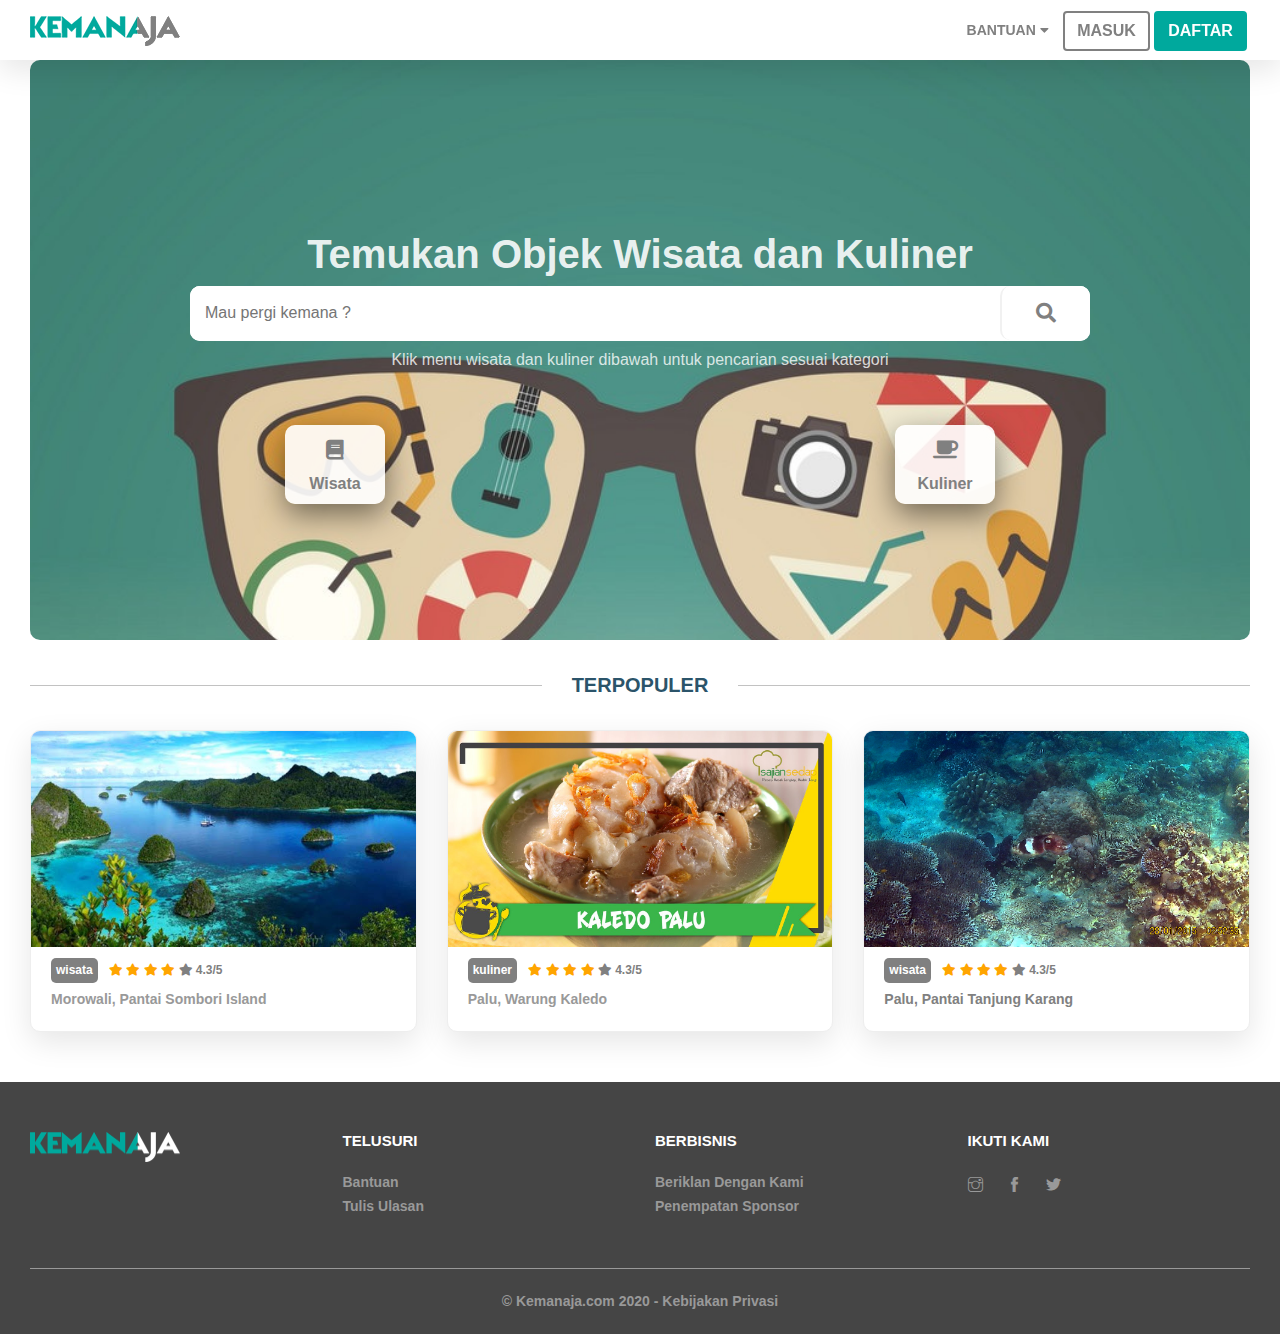
<file: front/index.html>
<!DOCTYPE html>
<html>
<head>
    <title>Kemanaja.com</title>
    <meta charset="UTF-8">
    <link rel="shortcut icon" href="../assets/img/logo-grey.png">
    <meta name="viewport" content="width=device-width, initial-scale=1,">    

    <!-- boostrap -->
    <link rel="stylesheet" type="text/css" href="../assets/css/boostrap.min.css">

    <!-- themify icons -->
    <link rel="stylesheet" type="text/css" href="../assets/css/themify-icons.css">

    <!-- fontawesome -->
    <link rel="stylesheet" type="text/css" href="../assets/css/fontawesome-all.css">

    <!-- navigation  -->
    <link rel="stylesheet" type="text/css" href="../assets/css/navigation.css">

    <!-- responsive  -->
    <link rel="stylesheet" type="text/css" href="../assets/css/responsive.css">

    <!-- main styles  -->
    <link rel="stylesheet" type="text/css" href="../assets/css/default.css">
    <link rel="stylesheet" type="text/css" href="../assets/css/styles.css">
</head>
<body>
<!-- navbar-->
<header>
<div class="navbar1 container-umum"> 
    <div class="navbar-left" style="flex-grow: 1;">
        <!-- logo -->
        <div class="navbar1-brand">
        <a href="index.html">   
            <img src="../assets/img/kemanaja-abu.png" alt="logo">
        </a>
        </div>
    </div>
    <div class="navbar-center" style="flex-grow: 240;">
    </div>
    <div class="navbar-right" style="flex-grow: 1;">
        <div class="navbar1-menu">
                <div class="dropdown">
                    <button onclick="myFunction()" class="dropbtn">BANTUAN <i class="fa fa-caret-down"></i></button>
                    <div id="myDropdown" class="dropdown-content">
                        <a href="#">cara menngunakan website</a>
                        <a href="#">cara daftar</a>
                        <a href="#">cara tulis ulasan</a>
                    </div>
                </div>
                <button class="btn btn-outline-info" id="masukBtn">MASUK</button>
                <div id="masukModal" class="modal-masuk center">
                    <div class="modal-login">
                        <span id="close" class="close">&times;</span>
                        <img src="../assets/img/kemanaja-abu.png">
                        <form method="post" action="#" class="primary-form mt-30">
                            <input type="text" name="name" placeholder="Alamat E-mail / Nama Akun">
                            <input type="password" name="password" placeholder="Password">
                            <button type="submit" class="btn-tosca">Masuk</button>
                            <p>Belum punya akun ? <a href="#">Daftar</a></p>
                        </form>
                    </div>
                </div>
                <button class="btn btn-info" id="daftarBtn">DAFTAR</button>
                <div id="daftarModal" class="modal-daftar center">
                    <div class="modal-signup">
                        <span class="close">&times;</span>
                        <img src="../assets/img/kemanaja-abu.png">
                        <form method="post" action="#" class="primary-form mt-30">
                            <input type="text" name="name" placeholder="Alamat E-mail">
                            <input type="text" name="name" placeholder="Nama Akun">
                            <input type="password" name="password" placeholder="Password">                                
                            <button type="submit" class="btn-tosca">Daftar</button>
                        </form>
                    </div>
                </div>    
        </div>
        <div class="sidenav-icon" onclick="openNav()"><span class="fa fa-bars"></span></div>
        <div id="mySidenav" class="sidenav">
                <a href="javascript:void(0)" class="closebtn" onclick="closeNav()">&times;</a>                    
                <div class="sidenav-content">
                    <a class="btn1 btn-masuk-outline" href="#">Masuk</a>
                    <a class="btn1 btn-daftar" href="#">Daftar</a>
                    <div class="accordion">Bantuan</div>
                    <div class="accordion-panel">
                        <li class="accordion">test</li>
                        <div class="accordion-panel">    
                            <li>test 2</li>
                            <li>test 2</li>
                            <li>test 2</li>
                        </div>
                        <li>test</li>
                        <li>test</li>
                        <li>test</li>
                        </div>
                    <a href="#">lain2</a>
                    <a href="#">lain2</a>
                </div>
        </div>
    </div>
</div>

</header>

<!-- page title -->
<div class="container-umum">
    <div class="page-title " style="background-image: url('../assets/img/travel.jpg');">
        <h1>Temukan Objek Wisata dan Kuliner</h1>
        <div class="search-home">
            <div class="input-group-search">
                <form class="input-group-search">
                    <input type="text" placeholder="Mau pergi kemana ?">
                    <button><i class="fa fa-search"></i></button>  
                </form>
            </div>
        </div>
        <p>Klik menu wisata dan kuliner dibawah untuk pencarian sesuai kategori </p>
        <div class="page-title-block">
            <div class="fl-right">
                <a href="../front/wisata.html"><i class="fa fa-book"></i>
                <p>Wisata</p>
                </a>
            </div>
            <div class="fl-left">    
                <a href="../front/kuliner.html"><i class="fa fa-coffee"></i>
                <p>Kuliner</p>
                </a>
            </div>
        </div>
    </div>
</div>

<!-- section populer -->
<div class="container-umum">
    <div class="line-heading">
        <span>terpopuler</span>
    </div>
    <div class="owl-carousel owl-theme customizable-carousel mt-30" data-items="3"  data-md-items="3" data-sm-items="2" data-xs-items="1" data-space="15"  data-nav-dots="false" data-nav-arrows="true">										
        <div class="item">
            <img src="../assets/img/sombori.jpg">
        </div>
        <div class="item">
            <img src="../assets/img/kaledo.jpg">
        </div>	
        <div class="item">
            <img src="../assets/img/tanjung-karang.jpg">
        </div>		
        <div class="item">
            <img src="../assets/img/sombori.jpg">
        </div>	
        <div class="item">
            <img src="../assets/img/kaledo.jpg">
        </div>	
        <div class="item">
            <img src="../assets/img/tanjung-karang.jpg">
        </div>									
    </div>

    <div class="row">   
        <div class="col-sm-4">
            <div class="box-image">
                <img src="../assets/img/sombori.jpg">
                <div class="box-image-inner">
                    <h6>wisata</h6>
                    <h5>
                        <i class="fa fa-star checked"></i>
                        <i class="fa fa-star checked"></i>
                        <i class="fa fa-star checked"></i>
                        <i class="fa fa-star checked"></i>
                        <i class="fa fa-star"></i>
                        4.3/5
                    </h5>
                    <h4><a href="../front/ulasan-wisata.html">Morowali, Pantai Sombori Island</a></h4>
                </div>
            </div>
        </div>
        <div class="col-sm-4">
            <div class="box-image">
                <img src="../assets/img/kaledo.jpg">
                <div class="box-image-inner">
                    <h6>kuliner</h6>
                    <h5>
                        <i class="fa fa-star checked"></i>
                        <i class="fa fa-star checked"></i>
                        <i class="fa fa-star checked"></i>
                        <i class="fa fa-star checked"></i>
                        <i class="fa fa-star"></i>
                        4.3/5
                    </h5>
                    <h4><a href="../front/ulasan-kuliner.html">Palu, Warung Kaledo </a></h4>
                </div>
            </div>
        </div>
        <div class="col-sm-4">
            <div class="box-image">
                <img src="../assets/img/tanjung-karang.jpg">
                <div class="box-image-inner">
                    <h6>wisata</h6>
                    <h5>
                        <i class="fa fa-star checked"></i>
                        <i class="fa fa-star checked"></i>
                        <i class="fa fa-star checked"></i>
                        <i class="fa fa-star checked"></i>
                        <i class="fa fa-star"></i>
                        4.3/5
                    </h5>
                    <h4>Palu, Pantai Tanjung Karang</h4>
                </div>
            </div>
        </div>    
    </div>
</div>

        
<!-- footer -->
<footer class="footer">
    <div class="container-umum">
        <div class="row">
            <div class="col-6 col-sm-3">
                <img src="../assets/img/kemanaja.png" alt="logo"> 
            </div>
            <div class="col-6 col-sm-3">
                <h3>telusuri</h3>
                <div class="footer-link">
                    <li><a href="#">Bantuan</a></li>
                    <li><a href="#">Tulis Ulasan</a></li>
                </div> 
            </div>
            <div class="col-6 col-sm-3">
                <h3>berbisnis </h3>
                <div class="footer-link">
                    <li><a href="#">Beriklan Dengan Kami</a></li>
                    <li><a href="#">Penempatan Sponsor</a></li>
                </div>
            </div>
            <div class="col-6 col-sm-3">
                <h3>ikuti kami</h3>
                <div class="footer-social-link">
                    <li><a href="#"><i class="ti-instagram"></i></a></li>
                    <li><a href="#"><i class="ti-facebook"></i></a></li>
                    <li><a href="#"><i class="ti-twitter-alt"></i></a></li>
                </div>
            </div> 
        </div>
        <div class="footer-bottom">
            <p>© Kemanaja.com 2020 - <a href="#">Kebijakan Privasi</a></p>
        </div>
    </div>
</footer>


<!-- Main JS -->
<script src="../assets/js/main.js"></script>
</body>

</html>
</file>
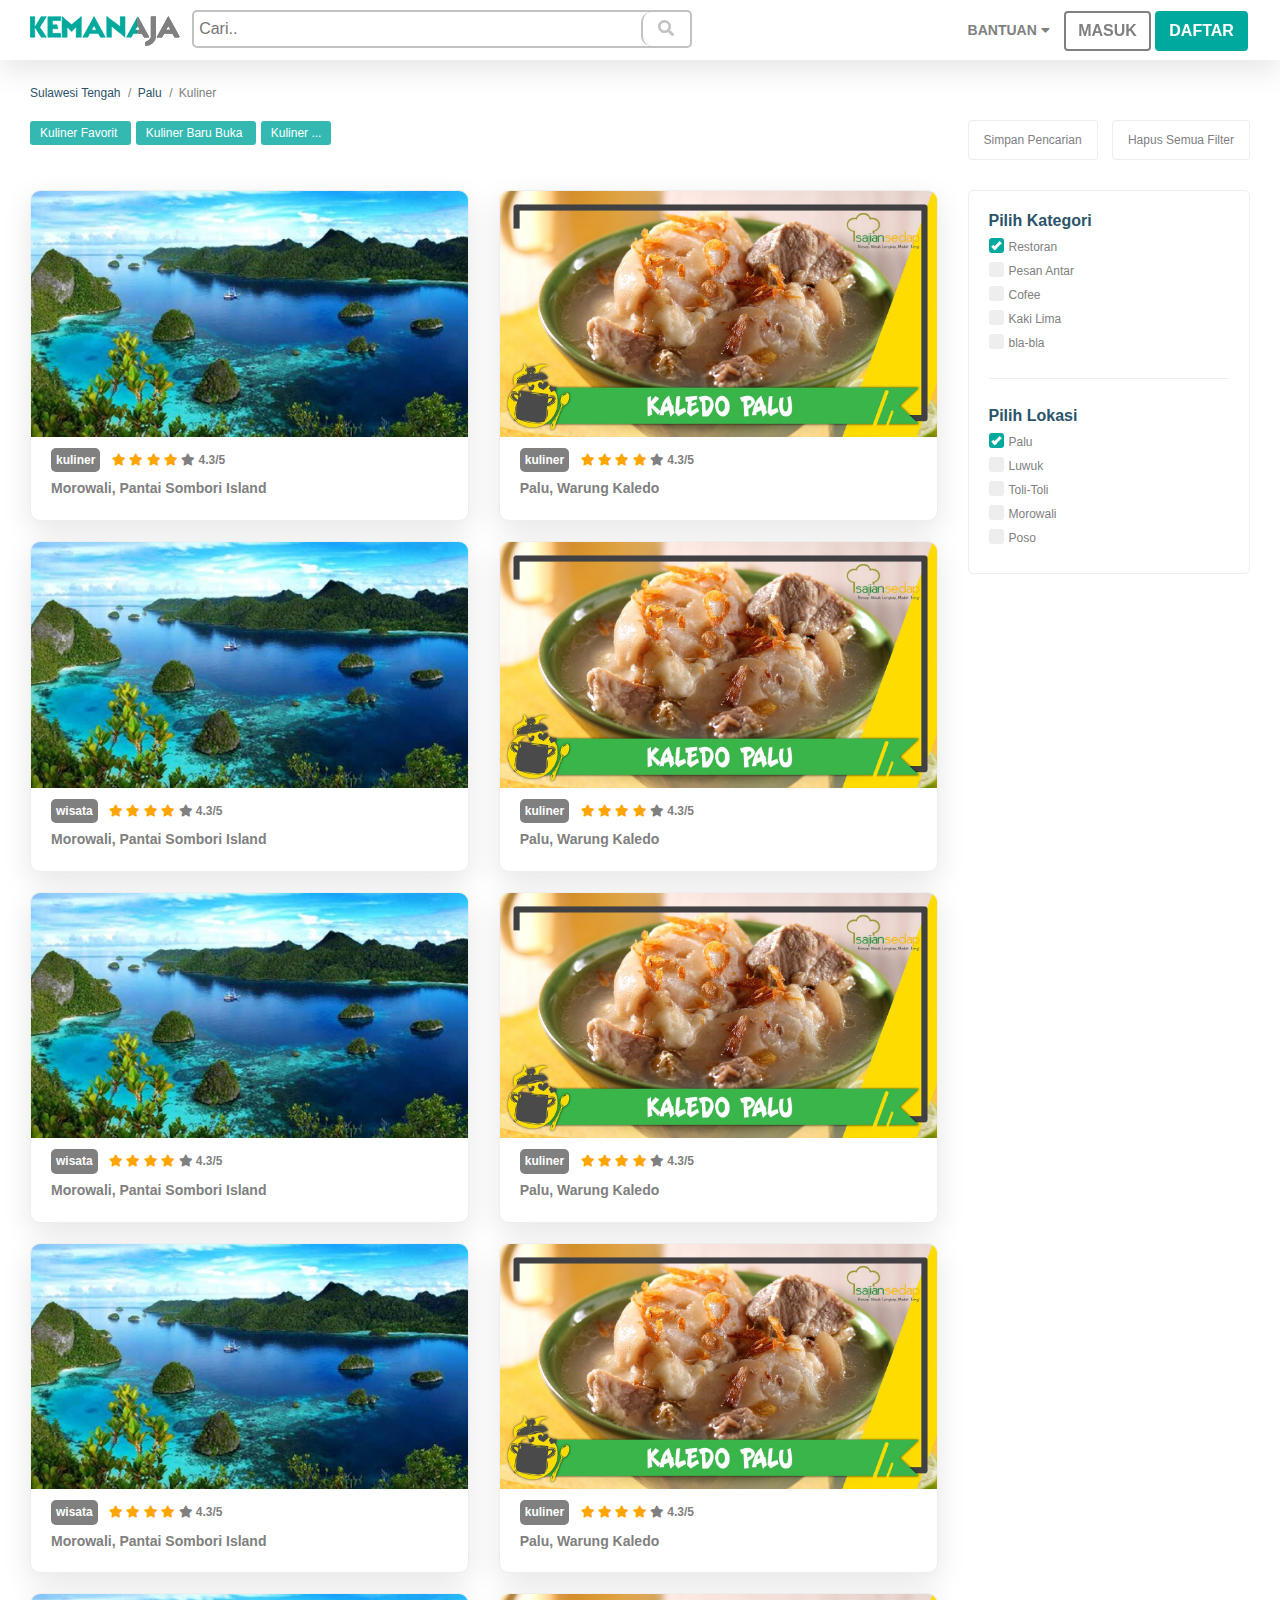
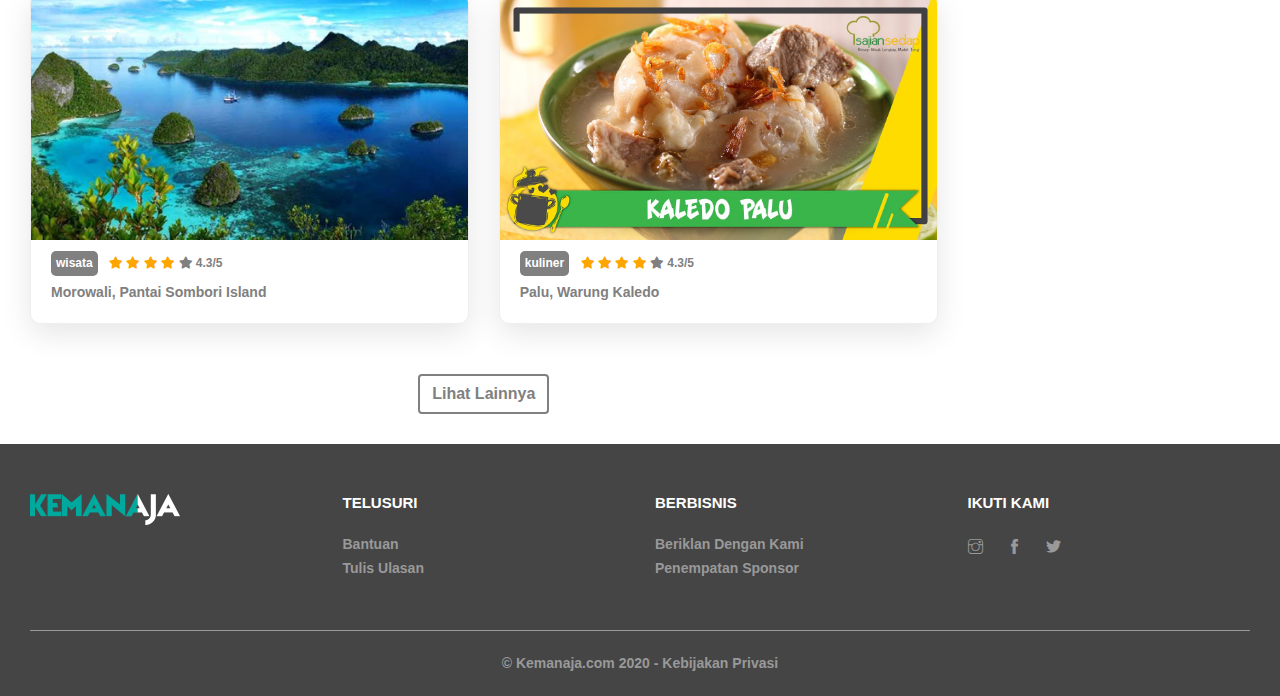
<file: front/kuliner.html>
<!DOCTYPE html>
<html>
<head>
    <title>Kuliner</title>
    <meta charset="UTF-8">
    <link rel="shortcut icon" href="../assets/img/logo-grey.png">
    <meta name="viewport" content="width=device-width, initial-scale=1,">    

    <!-- boostrap -->
    <link rel="stylesheet" type="text/css" href="../assets/css/boostrap.min.css">

    <!-- themify icons -->
    <link rel="stylesheet" type="text/css" href="../assets/css/themify-icons.css">

    <!-- fontawesome -->
    <link rel="stylesheet" type="text/css" href="../assets/css/fontawesome-all.css">

    <!-- navigation  -->
    <link rel="stylesheet" type="text/css" href="../assets/css/navigation.css">

    <!-- responsive  -->
    <link rel="stylesheet" type="text/css" href="../assets/css/responsive.css">

    <!-- main styles  -->
    <link rel="stylesheet" type="text/css" href="../assets/css/default.css">
    <link rel="stylesheet" type="text/css" href="../assets/css/styles.css">
</head>
<body>

<!-- navbar-->
<header>
<div class="navbar1 container-umum"> 
    <div class="navbar-left" style="flex-grow: 1;">
        <!-- logo -->
        <div class="navbar1-brand">
        <a href="index.html">   
            <img src="../assets/img/kemanaja-abu.png" alt="logo">
        </a>
        </div>
    </div>
    <div class="navbar-center" style="flex-grow: 240;">
        <form class="navbar1-search" >
            <input type="text" placeholder="Cari..">
            <button type="submit"><i class="fa fa-search"></i></button>
        </form>
    </div>
    <div class="navbar-right" style="flex-grow: 1;">
        <div class="navbar1-menu">
                <div class="dropdown">
                    <button onclick="myFunction()" class="dropbtn">BANTUAN <i class="fa fa-caret-down"></i></button>
                    <div id="myDropdown" class="dropdown-content">
                        <a href="#">cara menngunakan website</a>
                        <a href="#">cara daftar</a>
                        <a href="#">cara tulis ulasan</a>
                    </div>
                </div>
                <button class="btn btn-outline-info" id="myBtn">MASUK</button>
                <div id="myModal" class="modal center">
                    <div class="modal-login">
                        <span class="close">&times;</span>
                        <img src="../assets/img/kemanaja-abu.png">
                        <form method="post" action="#" class="primary-form mt-30">
                            <input type="text" name="name" placeholder="Alamat E-mail / Nama Akun">
                            <input type="password" name="password" placeholder="Password">
                            <button type="submit" class="btn-tosca">Masuk</button>
                        </form>
                    </div>
                </div>
                <button class="btn btn-info" id="myBtn">DAFTAR</button>
                <div id="myModal" class="modal center">
                    <div class="modal-login">
                        <span class="close">&times;</span>
                        <img src="../assets/img/kemanaja-abu.png">
                        <form method="post" action="#" class="primary-form mt-30">
                            <input type="text" name="name" placeholder="Alamat E-mail">
                            <input type="text" name="name" placeholder="Nama Akun">
                            <input type="password" name="password" placeholder="Password">                                
                            <button type="submit" class="btn-tosca">Daftar</button>
                        </form>
                    </div>
                </div>    
        </div>
        <div class="sidenav-icon" onclick="openNav()"><span class="fa fa-bars"></span></div>
        <div id="mySidenav" class="sidenav">
                <a href="javascript:void(0)" class="closebtn" onclick="closeNav()">&times;</a>                    
                <div class="sidenav-content">
                    <a class="btn1 btn-masuk-outline" href="#">Masuk</a>
                    <a class="btn1 btn-daftar" href="#">Daftar</a>
                    <a href="#">Bantuan</a>
                    <a href="#">lain2</a>
                    <a href="#">lain2</a>
                </div>
        </div>    
    </div>
</div>
</header>

<!-- url page title  -->
<div class="margin-top"></div>
<div class="url-page">
    <div class="container-umum">
        <ul>
            <li><a href="#">Sulawesi Tengah</a></li>
            <li><a href="#">Palu</a></li>
            <li>Kuliner</li>
        </ul>
    </div>
</div>

<!-- galeri kuliner  -->
<div class="container-umum">
    <!-- section filter -->
    <div class="filter center">
        <a class="btn1 btn-filter" href="javascript:void(0)" style="cursor:pointer" onclick="openFilter()">Filter</a>
    </div>
    <div class="mobile-filter" id="filter">
        <a href="javascript:void(0)" class="closebtn" onclick="closeFilter()">&times;</a>
        <a class="btn1 btn-filter" class="clear" href="javascript:void(0)" onclick="closeFilter()">Hapus Semua Filter</a>
        <div class="mobile-filter-content">            
            <h6>Pilih Kategori</h6>
            <label class="checkbox">Restoran
            <input type="checkbox" checked="checked">
            <span class="checkmark"></span>
            </label>
            <label class="checkbox">Pesan Antar
            <input type="checkbox">
            <span class="checkmark"></span>
            </label>
            <label class="checkbox">Cofee
            <input type="checkbox">
            <span class="checkmark"></span>
            </label>
            <label class="checkbox">Kaki Lima
            <input type="checkbox">
            <span class="checkmark"></span>
            </label>
            <label class="checkbox">bla-bla
            <input type="checkbox">
            <span class="checkmark"></span>
            </label>
            <div class="line-heading-small">
                <span></span>
            </div>
            <h6>Pilih Kategori</h6>
            <label class="checkbox">Restoran
            <input type="checkbox" checked="checked">
            <span class="checkmark"></span>
            </label>
            <label class="checkbox">Pesan Antar
            <input type="checkbox">
            <span class="checkmark"></span>
            </label>
            <label class="checkbox">Cofee
            <input type="checkbox">
            <span class="checkmark"></span>
            </label>
            <label class="checkbox">Kaki Lima
            <input type="checkbox">
            <span class="checkmark"></span>
            </label>
            <label class="checkbox">bla-bla
            <input type="checkbox">
            <span class="checkmark"></span>
            </label>
            <div class="line-heading-small">
                <span></span>
            </div>
            <h6>Pilih Kategori</h6>
            <label class="checkbox">Restoran
            <input type="checkbox" checked="checked">
            <span class="checkmark"></span>
            </label>
            <label class="checkbox">Pesan Antar
            <input type="checkbox">
            <span class="checkmark"></span>
            </label>
            <label class="checkbox">Cofee
            <input type="checkbox">
            <span class="checkmark"></span>
            </label>
            <label class="checkbox">Kaki Lima
            <input type="checkbox">
            <span class="checkmark"></span>
            </label>
            <label class="checkbox">bla-bla
            <input type="checkbox">
            <span class="checkmark"></span>
            </label>
            <div class="line-heading-small">
                <span></span>
            </div>
            <h6>Pilih Kategori</h6>
            <label class="checkbox">Restoran
            <input type="checkbox" checked="checked">
            <span class="checkmark"></span>
            </label>
            <label class="checkbox">Pesan Antar
            <input type="checkbox">
            <span class="checkmark"></span>
            </label>
            <label class="checkbox">Cofee
            <input type="checkbox">
            <span class="checkmark"></span>
            </label>
            <label class="checkbox">Kaki Lima
            <input type="checkbox">
            <span class="checkmark"></span>
            </label>
            <label class="checkbox">bla-bla
            <input type="checkbox">
            <span class="checkmark"></span>
            </label>
            
        </div>
        <div class="filter-inside center">
        <a class="btn1 btn-filter" href="javascript:void(0)" onclick="closeFilter()">Lihat Hasil Filter</a>
        </div>
    </div>
    <div class="row">
        <!-- left side -->
        <div class="col-sm-9">
            <div class="section-tag">
                <span class="tag">Kuliner Favorit </span>
                <span class="tag">Kuliner Baru Buka </span>
                <span class="tag">Kuliner ... </span>
            </div>
        </div>
        <!-- right side -->
        <div class="col-sm-3 section-filter-btn">
            <div class="center">
                <a class="btn1 btn-filter-outline fl-left" href="#">Simpan Pencarian</a>  
                <a class="btn1 btn-filter-outline fl-right" href="#">Hapus Semua Filter</a>
            </div>
        </div>
    </div>

        <div class="row mt-30">
            <!-- left side -->
            <div class="col-xl-9">
                
                <div  class="row">
                    <div class="col-sm-6">
                        <div class="box-image">
                            <img src="../assets/img/sombori.jpg">
                            <div class="box-image-inner">
                                <h6>kuliner</h6>
                                <h5>
                                    <i class="fa fa-star checked"></i>
                                    <i class="fa fa-star checked"></i>
                                    <i class="fa fa-star checked"></i>
                                    <i class="fa fa-star checked"></i>
                                    <i class="fa fa-star"></i>
                                    4.3/5
                                </h5>
                                <h4>Morowali, Pantai Sombori Island</h4>
                            </div>
                        </div>
                    </div>
                    <div class="col-sm-6">
                        <div class="box-image">
                            <img src="../assets/img/kaledo.jpg">
                            <div class="box-image-inner">
                                <h6>kuliner</h6>
                                <h5>
                                    <i class="fa fa-star checked"></i>
                                    <i class="fa fa-star checked"></i>
                                    <i class="fa fa-star checked"></i>
                                    <i class="fa fa-star checked"></i>
                                    <i class="fa fa-star"></i>
                                    4.3/5
                                </h5>
                                <h4>Palu, Warung Kaledo </h4>
                            </div>
                        </div>
                    </div>
                    <div class="col-sm-6">
                        <div class="box-image">
                            <img src="../assets/img/sombori.jpg">
                            <div class="box-image-inner">
                                <h6>wisata</h6>
                                <h5>
                                    <i class="fa fa-star checked"></i>
                                    <i class="fa fa-star checked"></i>
                                    <i class="fa fa-star checked"></i>
                                    <i class="fa fa-star checked"></i>
                                    <i class="fa fa-star"></i>
                                    4.3/5
                                </h5>
                                <h4>Morowali, Pantai Sombori Island</h4>
                            </div>
                        </div>
                    </div>
                    <div class="col-sm-6">
                        <div class="box-image">
                            <img src="../assets/img/kaledo.jpg">
                            <div class="box-image-inner">
                                <h6>kuliner</h6>
                                <h5>
                                    <i class="fa fa-star checked"></i>
                                    <i class="fa fa-star checked"></i>
                                    <i class="fa fa-star checked"></i>
                                    <i class="fa fa-star checked"></i>
                                    <i class="fa fa-star"></i>
                                    4.3/5
                                </h5>
                                <h4>Palu, Warung Kaledo </h4>
                            </div>
                        </div>
                    </div>
                    <div class="col-sm-6">
                        <div class="box-image">
                            <img src="../assets/img/sombori.jpg">
                            <div class="box-image-inner">
                                <h6>wisata</h6>
                                <h5>
                                    <i class="fa fa-star checked"></i>
                                    <i class="fa fa-star checked"></i>
                                    <i class="fa fa-star checked"></i>
                                    <i class="fa fa-star checked"></i>
                                    <i class="fa fa-star"></i>
                                    4.3/5
                                </h5>
                                <h4>Morowali, Pantai Sombori Island</h4>
                            </div>
                        </div>
                    </div>
                    <div class="col-sm-6">
                        <div class="box-image">
                            <img src="../assets/img/kaledo.jpg">
                            <div class="box-image-inner">
                                <h6>kuliner</h6>
                                <h5>
                                    <i class="fa fa-star checked"></i>
                                    <i class="fa fa-star checked"></i>
                                    <i class="fa fa-star checked"></i>
                                    <i class="fa fa-star checked"></i>
                                    <i class="fa fa-star"></i>
                                    4.3/5
                                </h5>
                                <h4>Palu, Warung Kaledo </h4>
                            </div>
                        </div>
                    </div>
                    <div class="col-sm-6">
                        <div class="box-image">
                            <img src="../assets/img/sombori.jpg">
                            <div class="box-image-inner">
                                <h6>wisata</h6>
                                <h5>
                                    <i class="fa fa-star checked"></i>
                                    <i class="fa fa-star checked"></i>
                                    <i class="fa fa-star checked"></i>
                                    <i class="fa fa-star checked"></i>
                                    <i class="fa fa-star"></i>
                                    4.3/5
                                </h5>
                                <h4>Morowali, Pantai Sombori Island</h4>
                            </div>
                        </div>
                    </div>
                    <div class="col-sm-6">
                        <div class="box-image">
                            <img src="../assets/img/kaledo.jpg">
                            <div class="box-image-inner">
                                <h6>kuliner</h6>
                                <h5>
                                    <i class="fa fa-star checked"></i>
                                    <i class="fa fa-star checked"></i>
                                    <i class="fa fa-star checked"></i>
                                    <i class="fa fa-star checked"></i>
                                    <i class="fa fa-star"></i>
                                    4.3/5
                                </h5>
                                <h4>Palu, Warung Kaledo </h4>
                            </div>
                        </div>
                    </div>
                    <div class="col-sm-6">
                        <div class="box-image">
                            <img src="../assets/img/sombori.jpg">
                            <div class="box-image-inner">
                                <h6>wisata</h6>
                                <h5>
                                    <i class="fa fa-star checked"></i>
                                    <i class="fa fa-star checked"></i>
                                    <i class="fa fa-star checked"></i>
                                    <i class="fa fa-star checked"></i>
                                    <i class="fa fa-star"></i>
                                    4.3/5
                                </h5>
                                <h4>Morowali, Pantai Sombori Island</h4>
                            </div>
                        </div>
                    </div>
                    <div class="col-sm-6">
                        <div class="box-image">
                            <img src="../assets/img/kaledo.jpg">
                            <div class="box-image-inner">
                                <h6>kuliner</h6>
                                <h5>
                                    <i class="fa fa-star checked"></i>
                                    <i class="fa fa-star checked"></i>
                                    <i class="fa fa-star checked"></i>
                                    <i class="fa fa-star checked"></i>
                                    <i class="fa fa-star"></i>
                                    4.3/5
                                </h5>
                                <h4>Palu, Warung Kaledo </h4>
                            </div>
                        </div>
                    </div>
                </div>

                <!-- load more -->
                <div class="center mt-30">
                    <button class="btn btn-outline-info">Lihat Lainnya</button>
                </div>
            </div>

            <!-- right side -->
            <div class="col-xl-3 section-filter">
            <div class="box-filter">
                <div class="row">
                    <div class="col">
                        <h6>Pilih Kategori</h6>
                            <label class="checkbox">Restoran
                            <input type="checkbox" checked="checked">
                            <span class="checkmark"></span>
                            </label>
                            <label class="checkbox">Pesan Antar
                            <input type="checkbox">
                            <span class="checkmark"></span>
                            </label>
                            <label class="checkbox">Cofee
                            <input type="checkbox">
                            <span class="checkmark"></span>
                            </label>
                            <label class="checkbox">Kaki Lima
                            <input type="checkbox">
                            <span class="checkmark"></span>
                            </label>
                            <label class="checkbox">bla-bla
                                <input type="checkbox">
                                <span class="checkmark"></span>
                            </label>
                    </div>
                </div>
                <div class="row">
                    <div class="col">
                        <div class="line-heading-small">
                            <span></span>
                        </div>
                        <h6>Pilih Lokasi</h6>
                            <label class="checkbox">Palu
                            <input type="checkbox" checked="checked">
                            <span class="checkmark"></span>
                            </label>
                            <label class="checkbox">Luwuk
                            <input type="checkbox">
                            <span class="checkmark"></span>
                            </label>
                            <label class="checkbox">Toli-Toli
                            <input type="checkbox">
                            <span class="checkmark"></span>
                            </label>
                            <label class="checkbox">Morowali
                            <input type="checkbox">
                            <span class="checkmark"></span>
                            </label>
                            <label class="checkbox">Poso
                                <input type="checkbox">
                                <span class="checkmark"></span>
                                </label>
                    </div>
                </div>
            </div>
        </div>
        </div>
</div>

<!-- section populer -->
<!-- <div class="container-umum">
    <div class="line-heading">
        <span>terpopuler</span>
    </div>
    <div class="row">   
        <div class="col-sm-4">
            <div class="box-image">
                <img src="../assets/img/sombori.jpg">
                <div class="box-image-inner">
                    <h6>wisata</h6>
                    <h5>
                        <i class="fa fa-star checked"></i>
                        <i class="fa fa-star checked"></i>
                        <i class="fa fa-star checked"></i>
                        <i class="fa fa-star checked"></i>
                        <i class="fa fa-star"></i>
                        4.3/5
                    </h5>
                    <h4>Morowali, Pantai Sombori Island</h4>
                </div>
            </div>
        </div>
        <div class="col-sm-4">
            <div class="box-image">
                <img src="../assets/img/kaledo.jpg">
                <div class="box-image-inner">
                    <h6>kuliner</h6>
                    <h5>
                        <i class="fa fa-star checked"></i>
                        <i class="fa fa-star checked"></i>
                        <i class="fa fa-star checked"></i>
                        <i class="fa fa-star checked"></i>
                        <i class="fa fa-star"></i>
                        4.3/5
                    </h5>
                    <h4>Palu, Warung Kaledo </h4>
                </div>
            </div>
        </div>
        <div class="col-sm-4">
            <div class="box-image">
                <img src="../assets/img/tanjung-karang.jpg">
                <div class="box-image-inner">
                    <h6>wisata</h6>
                    <h5>
                        <i class="fa fa-star checked"></i>
                        <i class="fa fa-star checked"></i>
                        <i class="fa fa-star checked"></i>
                        <i class="fa fa-star checked"></i>
                        <i class="fa fa-star"></i>
                        4.3/5
                    </h5>
                    <h4>Palu, Pantai Tanjung Karang</h4>
                </div>
            </div>
        </div>    
    </div>
</div> -->

        
<!-- footer -->
<footer class="footer">
    <div class="container-umum">
        <div class="row">
            <div class="col-6 col-sm-3">
                <img src="../assets/img/kemanaja.png" alt="logo"> 
                
            </div>
            <div class="col-6 col-sm-3">
                <h3>telusuri</h3>
                <div class="footer-link">
                    <li><a href="#">Bantuan</a></li>
                    <li><a href="#">Tulis Ulasan</a></li>
                </div> 
            </div>
            <div class="col-6 col-sm-3">
                <h3>berbisnis </h3>
                <div class="footer-link">
                    <li><a href="#">Beriklan Dengan Kami</a></li>
                    <li><a href="#">Penempatan Sponsor</a></li>
                </div>
            </div>
            <div class="col-6 col-sm-3">
                <h3>ikuti kami</h3>
                <div class="footer-social-link">
                    <li><a href="#"><i class="ti-instagram"></i></a></li>
                    <li><a href="#"><i class="ti-facebook"></i></a></li>
                    <li><a href="#"><i class="ti-twitter-alt"></i></a></li>
                </div>
            </div> 
        </div>
        <div class="footer-bottom">
            <p>© Kemanaja.com 2020 - <a href="#">Kebijakan Privasi</a></p>
        </div>
    </div>
</footer>


<!-- Main JS -->
<script src="../assets/js/main.js"></script>
</body>

</html>
</file>
<file: assets/css/themify-icons.css>
@font-face {
	font-family: 'themify';
	src:url('../fonts/themify.eot?-fvbane');
	src:url('../fonts/themify.eot?#iefix-fvbane') format('embedded-opentype'),
		url('../fonts/themify.woff?-fvbane') format('woff'),
		url('../fonts/themify.ttf?-fvbane') format('truetype'),
		url('../fonts/themify.svg?-fvbane#themify') format('svg');
	font-weight: normal;
	font-style: normal;
}

[class^="ti-"], [class*=" ti-"] {
	font-family: 'themify';
	speak: none;
	font-style: normal;
	font-weight: normal;
	font-variant: normal;
	text-transform: none;
	line-height: 1;

	/* Better Font Rendering =========== */
	-webkit-font-smoothing: antialiased;
	-moz-osx-font-smoothing: grayscale;
}

.ti-wand:before {
	content: "\e600";
}
.ti-volume:before {
	content: "\e601";
}
.ti-user:before {
	content: "\e602";
}
.ti-unlock:before {
	content: "\e603";
}
.ti-unlink:before {
	content: "\e604";
}
.ti-trash:before {
	content: "\e605";
}
.ti-thought:before {
	content: "\e606";
}
.ti-target:before {
	content: "\e607";
}
.ti-tag:before {
	content: "\e608";
}
.ti-tablet:before {
	content: "\e609";
}
.ti-star:before {
	content: "\e60a";
}
.ti-spray:before {
	content: "\e60b";
}
.ti-signal:before {
	content: "\e60c";
}
.ti-shopping-cart:before {
	content: "\e60d";
}
.ti-shopping-cart-full:before {
	content: "\e60e";
}
.ti-settings:before {
	content: "\e60f";
}
.ti-search:before {
	content: "\e610";
}
.ti-zoom-in:before {
	content: "\e611";
}
.ti-zoom-out:before {
	content: "\e612";
}
.ti-cut:before {
	content: "\e613";
}
.ti-ruler:before {
	content: "\e614";
}
.ti-ruler-pencil:before {
	content: "\e615";
}
.ti-ruler-alt:before {
	content: "\e616";
}
.ti-bookmark:before {
	content: "\e617";
}
.ti-bookmark-alt:before {
	content: "\e618";
}
.ti-reload:before {
	content: "\e619";
}
.ti-plus:before {
	content: "\e61a";
}
.ti-pin:before {
	content: "\e61b";
}
.ti-pencil:before {
	content: "\e61c";
}
.ti-pencil-alt:before {
	content: "\e61d";
}
.ti-paint-roller:before {
	content: "\e61e";
}
.ti-paint-bucket:before {
	content: "\e61f";
}
.ti-na:before {
	content: "\e620";
}
.ti-mobile:before {
	content: "\e621";
}
.ti-minus:before {
	content: "\e622";
}
.ti-medall:before {
	content: "\e623";
}
.ti-medall-alt:before {
	content: "\e624";
}
.ti-marker:before {
	content: "\e625";
}
.ti-marker-alt:before {
	content: "\e626";
}
.ti-arrow-up:before {
	content: "\e627";
}
.ti-arrow-right:before {
	content: "\e628";
}
.ti-arrow-left:before {
	content: "\e629";
}
.ti-arrow-down:before {
	content: "\e62a";
}
.ti-lock:before {
	content: "\e62b";
}
.ti-location-arrow:before {
	content: "\e62c";
}
.ti-link:before {
	content: "\e62d";
}
.ti-layout:before {
	content: "\e62e";
}
.ti-layers:before {
	content: "\e62f";
}
.ti-layers-alt:before {
	content: "\e630";
}
.ti-key:before {
	content: "\e631";
}
.ti-import:before {
	content: "\e632";
}
.ti-image:before {
	content: "\e633";
}
.ti-heart:before {
	content: "\e634";
}
.ti-heart-broken:before {
	content: "\e635";
}
.ti-hand-stop:before {
	content: "\e636";
}
.ti-hand-open:before {
	content: "\e637";
}
.ti-hand-drag:before {
	content: "\e638";
}
.ti-folder:before {
	content: "\e639";
}
.ti-flag:before {
	content: "\e63a";
}
.ti-flag-alt:before {
	content: "\e63b";
}
.ti-flag-alt-2:before {
	content: "\e63c";
}
.ti-eye:before {
	content: "\e63d";
}
.ti-export:before {
	content: "\e63e";
}
.ti-exchange-vertical:before {
	content: "\e63f";
}
.ti-desktop:before {
	content: "\e640";
}
.ti-cup:before {
	content: "\e641";
}
.ti-crown:before {
	content: "\e642";
}
.ti-comments:before {
	content: "\e643";
}
.ti-comment:before {
	content: "\e644";
}
.ti-comment-alt:before {
	content: "\e645";
}
.ti-close:before {
	content: "\e646";
}
.ti-clip:before {
	content: "\e647";
}
.ti-angle-up:before {
	content: "\e648";
}
.ti-angle-right:before {
	content: "\e649";
}
.ti-angle-left:before {
	content: "\e64a";
}
.ti-angle-down:before {
	content: "\e64b";
}
.ti-check:before {
	content: "\e64c";
}
.ti-check-box:before {
	content: "\e64d";
}
.ti-camera:before {
	content: "\e64e";
}
.ti-announcement:before {
	content: "\e64f";
}
.ti-brush:before {
	content: "\e650";
}
.ti-briefcase:before {
	content: "\e651";
}
.ti-bolt:before {
	content: "\e652";
}
.ti-bolt-alt:before {
	content: "\e653";
}
.ti-blackboard:before {
	content: "\e654";
}
.ti-bag:before {
	content: "\e655";
}
.ti-move:before {
	content: "\e656";
}
.ti-arrows-vertical:before {
	content: "\e657";
}
.ti-arrows-horizontal:before {
	content: "\e658";
}
.ti-fullscreen:before {
	content: "\e659";
}
.ti-arrow-top-right:before {
	content: "\e65a";
}
.ti-arrow-top-left:before {
	content: "\e65b";
}
.ti-arrow-circle-up:before {
	content: "\e65c";
}
.ti-arrow-circle-right:before {
	content: "\e65d";
}
.ti-arrow-circle-left:before {
	content: "\e65e";
}
.ti-arrow-circle-down:before {
	content: "\e65f";
}
.ti-angle-double-up:before {
	content: "\e660";
}
.ti-angle-double-right:before {
	content: "\e661";
}
.ti-angle-double-left:before {
	content: "\e662";
}
.ti-angle-double-down:before {
	content: "\e663";
}
.ti-zip:before {
	content: "\e664";
}
.ti-world:before {
	content: "\e665";
}
.ti-wheelchair:before {
	content: "\e666";
}
.ti-view-list:before {
	content: "\e667";
}
.ti-view-list-alt:before {
	content: "\e668";
}
.ti-view-grid:before {
	content: "\e669";
}
.ti-uppercase:before {
	content: "\e66a";
}
.ti-upload:before {
	content: "\e66b";
}
.ti-underline:before {
	content: "\e66c";
}
.ti-truck:before {
	content: "\e66d";
}
.ti-timer:before {
	content: "\e66e";
}
.ti-ticket:before {
	content: "\e66f";
}
.ti-thumb-up:before {
	content: "\e670";
}
.ti-thumb-down:before {
	content: "\e671";
}
.ti-text:before {
	content: "\e672";
}
.ti-stats-up:before {
	content: "\e673";
}
.ti-stats-down:before {
	content: "\e674";
}
.ti-split-v:before {
	content: "\e675";
}
.ti-split-h:before {
	content: "\e676";
}
.ti-smallcap:before {
	content: "\e677";
}
.ti-shine:before {
	content: "\e678";
}
.ti-shift-right:before {
	content: "\e679";
}
.ti-shift-left:before {
	content: "\e67a";
}
.ti-shield:before {
	content: "\e67b";
}
.ti-notepad:before {
	content: "\e67c";
}
.ti-server:before {
	content: "\e67d";
}
.ti-quote-right:before {
	content: "\e67e";
}
.ti-quote-left:before {
	content: "\e67f";
}
.ti-pulse:before {
	content: "\e680";
}
.ti-printer:before {
	content: "\e681";
}
.ti-power-off:before {
	content: "\e682";
}
.ti-plug:before {
	content: "\e683";
}
.ti-pie-chart:before {
	content: "\e684";
}
.ti-paragraph:before {
	content: "\e685";
}
.ti-panel:before {
	content: "\e686";
}
.ti-package:before {
	content: "\e687";
}
.ti-music:before {
	content: "\e688";
}
.ti-music-alt:before {
	content: "\e689";
}
.ti-mouse:before {
	content: "\e68a";
}
.ti-mouse-alt:before {
	content: "\e68b";
}
.ti-money:before {
	content: "\e68c";
}
.ti-microphone:before {
	content: "\e68d";
}
.ti-menu:before {
	content: "\e68e";
}
.ti-menu-alt:before {
	content: "\e68f";
}
.ti-map:before {
	content: "\e690";
}
.ti-map-alt:before {
	content: "\e691";
}
.ti-loop:before {
	content: "\e692";
}
.ti-location-pin:before {
	content: "\e693";
}
.ti-list:before {
	content: "\e694";
}
.ti-light-bulb:before {
	content: "\e695";
}
.ti-Italic:before {
	content: "\e696";
}
.ti-info:before {
	content: "\e697";
}
.ti-infinite:before {
	content: "\e698";
}
.ti-id-badge:before {
	content: "\e699";
}
.ti-hummer:before {
	content: "\e69a";
}
.ti-home:before {
	content: "\e69b";
}
.ti-help:before {
	content: "\e69c";
}
.ti-headphone:before {
	content: "\e69d";
}
.ti-harddrives:before {
	content: "\e69e";
}
.ti-harddrive:before {
	content: "\e69f";
}
.ti-gift:before {
	content: "\e6a0";
}
.ti-game:before {
	content: "\e6a1";
}
.ti-filter:before {
	content: "\e6a2";
}
.ti-files:before {
	content: "\e6a3";
}
.ti-file:before {
	content: "\e6a4";
}
.ti-eraser:before {
	content: "\e6a5";
}
.ti-envelope:before {
	content: "\e6a6";
}
.ti-download:before {
	content: "\e6a7";
}
.ti-direction:before {
	content: "\e6a8";
}
.ti-direction-alt:before {
	content: "\e6a9";
}
.ti-dashboard:before {
	content: "\e6aa";
}
.ti-control-stop:before {
	content: "\e6ab";
}
.ti-control-shuffle:before {
	content: "\e6ac";
}
.ti-control-play:before {
	content: "\e6ad";
}
.ti-control-pause:before {
	content: "\e6ae";
}
.ti-control-forward:before {
	content: "\e6af";
}
.ti-control-backward:before {
	content: "\e6b0";
}
.ti-cloud:before {
	content: "\e6b1";
}
.ti-cloud-up:before {
	content: "\e6b2";
}
.ti-cloud-down:before {
	content: "\e6b3";
}
.ti-clipboard:before {
	content: "\e6b4";
}
.ti-car:before {
	content: "\e6b5";
}
.ti-calendar:before {
	content: "\e6b6";
}
.ti-book:before {
	content: "\e6b7";
}
.ti-bell:before {
	content: "\e6b8";
}
.ti-basketball:before {
	content: "\e6b9";
}
.ti-bar-chart:before {
	content: "\e6ba";
}
.ti-bar-chart-alt:before {
	content: "\e6bb";
}
.ti-back-right:before {
	content: "\e6bc";
}
.ti-back-left:before {
	content: "\e6bd";
}
.ti-arrows-corner:before {
	content: "\e6be";
}
.ti-archive:before {
	content: "\e6bf";
}
.ti-anchor:before {
	content: "\e6c0";
}
.ti-align-right:before {
	content: "\e6c1";
}
.ti-align-left:before {
	content: "\e6c2";
}
.ti-align-justify:before {
	content: "\e6c3";
}
.ti-align-center:before {
	content: "\e6c4";
}
.ti-alert:before {
	content: "\e6c5";
}
.ti-alarm-clock:before {
	content: "\e6c6";
}
.ti-agenda:before {
	content: "\e6c7";
}
.ti-write:before {
	content: "\e6c8";
}
.ti-window:before {
	content: "\e6c9";
}
.ti-widgetized:before {
	content: "\e6ca";
}
.ti-widget:before {
	content: "\e6cb";
}
.ti-widget-alt:before {
	content: "\e6cc";
}
.ti-wallet:before {
	content: "\e6cd";
}
.ti-video-clapper:before {
	content: "\e6ce";
}
.ti-video-camera:before {
	content: "\e6cf";
}
.ti-vector:before {
	content: "\e6d0";
}
.ti-themify-logo:before {
	content: "\e6d1";
}
.ti-themify-favicon:before {
	content: "\e6d2";
}
.ti-themify-favicon-alt:before {
	content: "\e6d3";
}
.ti-support:before {
	content: "\e6d4";
}
.ti-stamp:before {
	content: "\e6d5";
}
.ti-split-v-alt:before {
	content: "\e6d6";
}
.ti-slice:before {
	content: "\e6d7";
}
.ti-shortcode:before {
	content: "\e6d8";
}
.ti-shift-right-alt:before {
	content: "\e6d9";
}
.ti-shift-left-alt:before {
	content: "\e6da";
}
.ti-ruler-alt-2:before {
	content: "\e6db";
}
.ti-receipt:before {
	content: "\e6dc";
}
.ti-pin2:before {
	content: "\e6dd";
}
.ti-pin-alt:before {
	content: "\e6de";
}
.ti-pencil-alt2:before {
	content: "\e6df";
}
.ti-palette:before {
	content: "\e6e0";
}
.ti-more:before {
	content: "\e6e1";
}
.ti-more-alt:before {
	content: "\e6e2";
}
.ti-microphone-alt:before {
	content: "\e6e3";
}
.ti-magnet:before {
	content: "\e6e4";
}
.ti-line-double:before {
	content: "\e6e5";
}
.ti-line-dotted:before {
	content: "\e6e6";
}
.ti-line-dashed:before {
	content: "\e6e7";
}
.ti-layout-width-full:before {
	content: "\e6e8";
}
.ti-layout-width-default:before {
	content: "\e6e9";
}
.ti-layout-width-default-alt:before {
	content: "\e6ea";
}
.ti-layout-tab:before {
	content: "\e6eb";
}
.ti-layout-tab-window:before {
	content: "\e6ec";
}
.ti-layout-tab-v:before {
	content: "\e6ed";
}
.ti-layout-tab-min:before {
	content: "\e6ee";
}
.ti-layout-slider:before {
	content: "\e6ef";
}
.ti-layout-slider-alt:before {
	content: "\e6f0";
}
.ti-layout-sidebar-right:before {
	content: "\e6f1";
}
.ti-layout-sidebar-none:before {
	content: "\e6f2";
}
.ti-layout-sidebar-left:before {
	content: "\e6f3";
}
.ti-layout-placeholder:before {
	content: "\e6f4";
}
.ti-layout-menu:before {
	content: "\e6f5";
}
.ti-layout-menu-v:before {
	content: "\e6f6";
}
.ti-layout-menu-separated:before {
	content: "\e6f7";
}
.ti-layout-menu-full:before {
	content: "\e6f8";
}
.ti-layout-media-right-alt:before {
	content: "\e6f9";
}
.ti-layout-media-right:before {
	content: "\e6fa";
}
.ti-layout-media-overlay:before {
	content: "\e6fb";
}
.ti-layout-media-overlay-alt:before {
	content: "\e6fc";
}
.ti-layout-media-overlay-alt-2:before {
	content: "\e6fd";
}
.ti-layout-media-left-alt:before {
	content: "\e6fe";
}
.ti-layout-media-left:before {
	content: "\e6ff";
}
.ti-layout-media-center-alt:before {
	content: "\e700";
}
.ti-layout-media-center:before {
	content: "\e701";
}
.ti-layout-list-thumb:before {
	content: "\e702";
}
.ti-layout-list-thumb-alt:before {
	content: "\e703";
}
.ti-layout-list-post:before {
	content: "\e704";
}
.ti-layout-list-large-image:before {
	content: "\e705";
}
.ti-layout-line-solid:before {
	content: "\e706";
}
.ti-layout-grid4:before {
	content: "\e707";
}
.ti-layout-grid3:before {
	content: "\e708";
}
.ti-layout-grid2:before {
	content: "\e709";
}
.ti-layout-grid2-thumb:before {
	content: "\e70a";
}
.ti-layout-cta-right:before {
	content: "\e70b";
}
.ti-layout-cta-left:before {
	content: "\e70c";
}
.ti-layout-cta-center:before {
	content: "\e70d";
}
.ti-layout-cta-btn-right:before {
	content: "\e70e";
}
.ti-layout-cta-btn-left:before {
	content: "\e70f";
}
.ti-layout-column4:before {
	content: "\e710";
}
.ti-layout-column3:before {
	content: "\e711";
}
.ti-layout-column2:before {
	content: "\e712";
}
.ti-layout-accordion-separated:before {
	content: "\e713";
}
.ti-layout-accordion-merged:before {
	content: "\e714";
}
.ti-layout-accordion-list:before {
	content: "\e715";
}
.ti-ink-pen:before {
	content: "\e716";
}
.ti-info-alt:before {
	content: "\e717";
}
.ti-help-alt:before {
	content: "\e718";
}
.ti-headphone-alt:before {
	content: "\e719";
}
.ti-hand-point-up:before {
	content: "\e71a";
}
.ti-hand-point-right:before {
	content: "\e71b";
}
.ti-hand-point-left:before {
	content: "\e71c";
}
.ti-hand-point-down:before {
	content: "\e71d";
}
.ti-gallery:before {
	content: "\e71e";
}
.ti-face-smile:before {
	content: "\e71f";
}
.ti-face-sad:before {
	content: "\e720";
}
.ti-credit-card:before {
	content: "\e721";
}
.ti-control-skip-forward:before {
	content: "\e722";
}
.ti-control-skip-backward:before {
	content: "\e723";
}
.ti-control-record:before {
	content: "\e724";
}
.ti-control-eject:before {
	content: "\e725";
}
.ti-comments-smiley:before {
	content: "\e726";
}
.ti-brush-alt:before {
	content: "\e727";
}
.ti-youtube:before {
	content: "\e728";
}
.ti-vimeo:before {
	content: "\e729";
}
.ti-twitter:before {
	content: "\e72a";
}
.ti-time:before {
	content: "\e72b";
}
.ti-tumblr:before {
	content: "\e72c";
}
.ti-skype:before {
	content: "\e72d";
}
.ti-share:before {
	content: "\e72e";
}
.ti-share-alt:before {
	content: "\e72f";
}
.ti-rocket:before {
	content: "\e730";
}
.ti-pinterest:before {
	content: "\e731";
}
.ti-new-window:before {
	content: "\e732";
}
.ti-microsoft:before {
	content: "\e733";
}
.ti-list-ol:before {
	content: "\e734";
}
.ti-linkedin:before {
	content: "\e735";
}
.ti-layout-sidebar-2:before {
	content: "\e736";
}
.ti-layout-grid4-alt:before {
	content: "\e737";
}
.ti-layout-grid3-alt:before {
	content: "\e738";
}
.ti-layout-grid2-alt:before {
	content: "\e739";
}
.ti-layout-column4-alt:before {
	content: "\e73a";
}
.ti-layout-column3-alt:before {
	content: "\e73b";
}
.ti-layout-column2-alt:before {
	content: "\e73c";
}
.ti-instagram:before {
	content: "\e73d";
}
.ti-google:before {
	content: "\e73e";
}
.ti-github:before {
	content: "\e73f";
}
.ti-flickr:before {
	content: "\e740";
}
.ti-facebook:before {
	content: "\e741";
}
.ti-dropbox:before {
	content: "\e742";
}
.ti-dribbble:before {
	content: "\e743";
}
.ti-apple:before {
	content: "\e744";
}
.ti-android:before {
	content: "\e745";
}
.ti-save:before {
	content: "\e746";
}
.ti-save-alt:before {
	content: "\e747";
}
.ti-yahoo:before {
	content: "\e748";
}
.ti-wordpress:before {
	content: "\e749";
}
.ti-vimeo-alt:before {
	content: "\e74a";
}
.ti-twitter-alt:before {
	content: "\e74b";
}
.ti-tumblr-alt:before {
	content: "\e74c";
}
.ti-trello:before {
	content: "\e74d";
}
.ti-stack-overflow:before {
	content: "\e74e";
}
.ti-soundcloud:before {
	content: "\e74f";
}
.ti-sharethis:before {
	content: "\e750";
}
.ti-sharethis-alt:before {
	content: "\e751";
}
.ti-reddit:before {
	content: "\e752";
}
.ti-pinterest-alt:before {
	content: "\e753";
}
.ti-microsoft-alt:before {
	content: "\e754";
}
.ti-linux:before {
	content: "\e755";
}
.ti-jsfiddle:before {
	content: "\e756";
}
.ti-joomla:before {
	content: "\e757";
}
.ti-html5:before {
	content: "\e758";
}
.ti-flickr-alt:before {
	content: "\e759";
}
.ti-email:before {
	content: "\e75a";
}
.ti-drupal:before {
	content: "\e75b";
}
.ti-dropbox-alt:before {
	content: "\e75c";
}
.ti-css3:before {
	content: "\e75d";
}
.ti-rss:before {
	content: "\e75e";
}
.ti-rss-alt:before {
	content: "\e75f";
}
</file>
<file: assets/css/navigation.css>
* {
    box-sizing: border-box;
}

.navbar1 {
    position :fixed;
    top: 0;
    z-index: 10;
    background-color: #fff;
    box-shadow: 0px 10px 30px 0px rgba(0, 0, 0, 0.100);
    display: flex;
    width: 100%;
}

.navbar1 div {
    flex: auto;
    align-items: stretch;
}

.navbar-left {
    float: left
}

.navbar-center {
    float: left;
}

.navbar-right {
    float: right;
    line-height: 60px;
}

.navbar1-brand{
    position: relative;
    line-height: 60px;
    margin-right: 10px;
}

.navbar1-brand img{
    max-width: 150px;
}

.navbar1-menu {
    display: block;
}

.navbar1-menu-home {
    display: block;
}

/* navbar search */
.navbar1-search{
    background: #fff;
    border-radius: 5px;
    border: 2px solid #9999;
    margin: 10px 0;
    max-width: 500px;
}

form.navbar1-search input[type=text]{
    padding: 5px;
    border: none;
    border-radius: 10px;
    float: left;
    width: 90%;
    color: #808080;
    background: #fff;
    outline: none;
}

form.navbar1-search button{
    float: left; 
    width: 10%;
    padding: 5px;
    color: #9999;
    background: #fff;
    border: none;
    border-radius: 10px;
    border-left: 2px solid #9999;
    outline: none;
    cursor: pointer;
}

form.navbar1-search::after{
    content: "";
    clear: both;
    display: table;
}

/* sidenav  */
.sidenav {
    height: 100%;
    width: 0;
    position: fixed;
    z-index: 1;
    top: 0;
    left: 0;
    background-color: #fff;
    overflow-x: hidden;
    transition: 0.5s;
    padding-top: 60px;
}

.sidenav-content {
    margin: 10px 20px;
}

.sidenav a {
    text-decoration: none;
    color: #808080;
    display: block;
    transition: 0.3s;
}

.sidenav a:hover {
    color: #454545;
}

.sidenav .closebtn {
    position: absolute;
    top: 0;
    right: 10px;
    font-size: 36px;
}

.sidenav-icon{
    display: none;
}
</file>
<file: assets/css/responsive.css>
/* tablet ==================== */
@media (max-width: 1000px) {
    .page-title{
        padding: 130px 0px 0px 0px !important;
        height: 550px !important;
    }
    
    .page-title h1 {
        font-size: 30px;
    }

    .search-home {
        margin: 0 50px !important;
    }

    .section-filter {
        display: none;
    }
    
    .section-filter-btn {
        display: none;
    }   
    
    .filter {
        display: block !important;
        position: fixed;
        bottom: 35px;
        z-index: 1;
    }

    form.navbar1-search input[type=text]{
        width: 80%;
    }
    
    form.navbar1-search button{ 
        width: 20%;
    }

    .deskripsi-content {
        flex-direction: column;
    }
    
    .deskripsi-content div{
        margin: 0 auto;
    }

    .tulis {
        margin-right: 0 !important;
    }

}


/* smartphone ==================== */
@media (max-width: 670px) {
    .sidenav-icon {
        display: block;
        font-size:30px;
    }

    .navbar1-menu {
        display: none;
    }

    .navbar1-brand img{
        max-width: 130px;
    }

    form.navbar1-search input[type=text]{
        width: 80%;
    }
    
    form.navbar1-search button{ 
        width: 20%;
    }

    .page-title{
        padding: 150px 20px !important;
        height: 670px !important;
    }

    .page-title h1{
        font-size: 26px;
    }

    .page-title p{
        font-size: 12px !important;
    }

    .search-home {
        margin: 0 !important;
    }

    .page-title-block{
        padding-top: 100px !important;
    }

    .page-title-block li{
        margin: 0px 15px 0px 15px;
    }

    .input-group-search {
        /* line-height: 10px !important; */
    }

    form.input-group-search input[type=text]{
        width: 80% !important;
    }
    
    form.input-group-search button{ 
        width: 20% !important;
        padding: ;
    }

    .object-title h3{
        font-size: 20px;
    }

    .object-title h5{
        font-size: 11px;
    }

    .line-heading span::before{
        margin-left: 15px;
    }

    .line-heading span::after{
        margin-right: 15px;
    }

    .section-filter {
        display: none;
    }

    .section-filter-btn {
        display: none;
    } 

    .filter {
        display: block !important;
    }

    .modal-menu-content {
        height: 500px;
    }

    .btn-filter {
        margin-bottom: 5px;
    }

    .box-image-inner{
        padding: 5px 10px 5px 10px;
    }

    .box-image h6{
        font-size: 11px;
        padding: 3px;
    }

    .box-image h5{
        font-size: 11px;
    }

    .box-image h4{
        font-size: 12px;
    }

    .dropbtn{
        font-size: 11px;
    }

    .dropdown-content{
        font-size: 11px;
    }

    .footer img{
        width: 100px;
    }

    .footer-bottom {
        margin-top: 20px;
    }
    .footer-bottom p{
        font-size: 11.5px;
    }
    .footer-bottom p a{
        font-size: 11.5px;
    }
}
</file>
<file: assets/css/default.css>
/* 
================================
DAFTAR ISI
================================
1. General
2. .. 
================================
END DAFTAR ISI
================================
*/


/* --------------------------------
1. General
-------------------------------- */

/* container  */
.container-umum{
    padding-left: 30px;
    padding-right: 30px;
}
@media (max-width: 425px){
    .container-umum{
    padding-left: 15px;
    padding-right: 15px;
    }
}

.container-small{
    padding-left: 120px;
    padding-right: 120px;
}
@media (max-width: 768px){
    .container-small{
    padding-left: 30px;
    padding-right: 30px;
    }
}
@media (max-width: 425px){
    .container-small{
    padding-left: 15px;
    padding-right: 15px;
    }
}

html, body {
    font-family: 'Open Sans', sans-serif;
    color: #858794;
    height: 100%;
    margin: 0;
    padding: 0;
}

h1,
h2,
h3,
h4,
h5,
h6 {
    font-family: 'Open Sans', sans-serif;
    color: #2b546a;
}
@media(max-width: 425px){
    h6 {font-size: 11px;}
}
h1,
h2,
h3,
h4 {
    font-weight: 600;
}
h5,
h6 {
    font-weight: 600;
}
p{
    margin-bottom: 0px;
    font-size: 15px;
    color: #808080;
    line-height: 1.8;
    font-weight: 400;
}

li {
    list-style : none;
}

a{
    color:  #999;
    
}

a:active, a:hover, a:focus  {

}

/* button  */
.btn-tosca{
    width: 100%;
    padding: 5px;
    color:  #fff;
    background: #00a99d;
    border: none;
    border-radius: 10px;
    outline: none!important;
    cursor: pointer;
}

.btn-outline-grey{
    width: 100%;
    padding: 5px;
    color:  #808080;
    background: #fff;
    border-color: 2px solid #808080;
    border-radius: 10px;
    outline: none!important;
    cursor: pointer;
}
@media (max-width: 575px){
    .btn-outline-grey{
        font-size: 11px;
    }
}

@media (max-width: 575px){
    .btn{
        font-size: 11px;
        padding: 5px;
        /* margin-bottom: 0px; */
    }
}

/* align holder */
.center{
    text-align: center !important;
}

.right{
    text-align: right;
}

.left{
    text-align: left;
}

/* float */
.fl-right{
    float: right;
}

.fl-left{
    float: left;
}

/* margin */
.mt-30{
    margin-top: 30px;
}

.mt-60{
    margin-top: 60px;
}

.mb-30{
    margin-bottom: 30px;
}
/* utk margin top tepat dibawah navbar */
.margin-top{
    margin-top: 80px;
}
@media (max-width: 425px){
    .margin-top{
        margin-top: 80px;
    }
}

.fa-bars {
    color: #808080;
    margin-left: 15px;
}

.ti-money {
    padding-right: 10px;
}

.ti-time {
    padding-right: 10px;
}

.ti-location-pin {
    padding-right: 10px;
}

.ti-comment {
    padding-left: 10px;
}

.ti-clipboard {
    padding-left: 10px;
}
</file>
<file: assets/css/styles.css>
/* 
================================
DAFTAR ISI
================================
1. ..
2. .. 
================================
END DAFTAR ISI
================================
*/

* {
    box-sizing: border-box;
}

/* section */
.section-block{
    position: relative;
    padding: 30px 0px 30px 0px;
    background-color: #fff;
}

/* page-title-1 */
.page-title{
    display: block;
	position: relative;
	background-size: cover;	
	background-position: top;
    text-align: center;
    margin-top: 60px;
	padding: 170px 0px 0px 0px;
    height: 580px;
    border-radius: 10px;
}

.page-title p{
	font-size: 16px;
    color: rgba(255, 255, 255, 0.8);
}

.page-title h1{
	color: rgba(255, 255, 255, 0.9);
}

.search-home {
    margin: 0 160px;
}

.page-title-block{
    padding-top: 50px;
    display: flex;
}

.page-title-block div {
    flex: auto;
}

.page-title-block a{
    display: inline-block;
    width: 100px;
    color: #808080;
    background: rgba(255, 255, 255, 0.9);
    font-size: 20px;
    padding: 10px 15px 5px 15px;
    border-radius: 10px;
    box-shadow: 0px 10px 30px 0px rgba(0, 0, 0, 0.500);
	-webkit-transition-duration: .3s;
	transition-duration: .3s;
}

.page-title-block p{
    color: #808080;
    margin-top: 5px;
    font-weight: 600;
}

/* breadcrumb atau url page */
.url-page {
    background-color: #fff;
    padding-left: 0px;
}

.url-page ul {
    list-style: none;
    color: #808080;
    padding: 0px;
}

.url-page ul li {
    display: inline-block;
    font-size: 12px;
}

.url-page ul li+li:before {
    padding: 3px;
    color: #808080;
    content: "/\00a0";
}

.url-page ul li a {
    color: #2b546a;
}

.url-page ul li a:hover {
    color: #2b546a;
    text-decoration: underline;
}


/* untuk object title */
.object-title h5{
    display: inline;
    color: #eee;
    font-size: 12px;
    font-weight: 600;
    padding: 2px;
}

.object-title span{
    font-size: 16px;
    color: #00a99d;
}

/* line headings */
.line-heading{
	width: 100%;
    overflow: hidden;
    text-align: center;
    margin-top: 30px;
    margin-bottom: 30px;
}

.line-heading span{
    position: relative;
    display: inline-block;	
    text-transform: uppercase;
    font-size: 20px;
    font-weight: 600;
    color: #2b546a;    
}

.line-heading span::before {
    background-color: #9999;
    content: '';
    display: block;
    width: 9999px;
    left: 100%;
    margin-left: 30px;
    top: 50%;
    margin-top: -.5px;
    height: 1px;
    position: absolute;
}

.line-heading span::after {
    background-color: #9999;
    content: '';
    display: block;
    width: 9999px;
    right: 100%;
    margin-right: 30px;
    top: 50%;
    margin-top: -.5px;
    height: 1px;
    position: absolute;
}

.line-heading-small span{
    display: inline-block;
    position: relative;
    width: 100%;
    background-color: #eee;
    height: 1px;
    margin: 20px 0;
}

/* form */
.primary-form{
	position: relative;
}

.primary-form input, .primary-form textarea, .primary-form select{
    display: block;
    border-radius: 5px;
    border: none;
    outline: 0;
    background: #f4f4f4;
    font-size: 13px;
    font-weight: 500;
    width: 100%;
    padding: 5px 10px;
    margin-bottom: 15px;
}

.primary-form input:focus, .primary-form textarea:focus, .primary-form select:focus{
	background: #ececec;
}

/*input-group-search*/
.input-group-search {
    height: 55px;
    background: #fff;
    border-radius: 10px;
    margin: 5px 0px;
}

form.input-group-search input{
    padding: 15px;
    border: none;
    border-radius: 10px;
    float: left;
    width: 90%;
    outline: none;
    font-size: 16px;
}

form.input-group-search button{
    float: left; 
    width: 10%;
    padding: 12px;
    color: #808080;
    background: #fff;
    border: none;
    border-radius: 10px;
    border-left: 2px solid #f1f1f1;
    outline: none;
    cursor: pointer;
    font-size: 20px;
}



/* box  */
.box {
    background: #fff;
    text-align: center;
    font-size: 12px;
    border: 1px solid #eee;
    border-radius: 5px;
    margin: 0px 10px;
    padding: 5px 0;
    box-shadow: 0px 10px 30px 0px rgba(0, 0, 0, 0.100);
}

.box-inner{
    font-size: 18px;
    text-align: center;
    border-radius: 10px;
    border-top: 1px solid #eee;
}

/* box-image */
.box-image{
	position: relative;
	overflow: hidden;
	background: #fff;
	border: 1px solid #eee;
    border-radius: 10px;
    margin-bottom: 20px;
    box-shadow: 0px 10px 30px 0px rgba(0, 0, 0, 0.100);
	-webkit-transition-duration: .3s;
	transition-duration: .3s;	
}

.box-image img{
    width: 100%;
    /* margin-bottom: 5px; */
}

.box-image-inner{
    padding: 10px 20px 15px 20px;
}

.box-image h6{
    display: inline-block;
    background: #808080;
    color: #fff;
    font-size: 12px;
    font-weight: 600;
    border-radius: 5px;
    padding: 5px;
    margin-right: 5px;
}

.box-image h5{
    display: inline-block;
    color: #808080;
    font-size: 12px;
    font-weight: 600;
    padding: 2px;
}

.box-image h4{
    font-size: 14px;
    color: #808080;
    margin-top: 0px;
}

.box-image h4 a:hover{
    color: #808080;
    text-decoration: none;
}

.box-deskripsi {
    border: 1px solid #eee;
    padding: 20px;
    border-radius: 10px;
}

.box-deskripsi p {
    font-size: 16px;
    padding-bottom: 5px;
}

.box-deskripsi span {
    font-size: 18px;
    font-weight: 600;
}

.box-filter {
    border: 1px solid #eee;
    padding: 20px;
    border-radius: 5px;
}

.section-filter {
    
}

.filter {
    display: none;
    position: fixed;
    bottom: 35px;
    z-index: 1;
}

.filter-inside {
    position: fixed;
    bottom: 0;
}

.mobile-filter {
    height: 100%;
    width: 100%;
    position: fixed;
    display: none;
    z-index: 10;
    top: 0;
    left: 0;
    background-color: #fff;
    overflow-x: hidden;
    transition: 0.5s;
}

.mobile-filter-content {
    margin: 0 20px 60px 20px;
    border: 1px solid #eee;
    padding: 20px;
    border-radius: 10px;
}

.mobile-filter{
    display: none;
}

.mobile-filter .closebtn {
    font-size: 36px;
    margin-left: 20px;
}

.mobile-filter .clear {
    position: absolute;
    right: 25px;
    font-size: 36px;
    margin-left: 50px;
}

.deskripsi-content {
    display: flex;
}

.deskripsi-content div{
    flex: auto;
}

.deskripsi-content p {
    font-size: 12px;
    font-weight: normal;
}

.maps {
    margin-right: 10px;
}

.layanan {
    padding: 10px;
    margin-left: 10px;
    border: 1px solid #eee;
    border-radius: 10px;
    width: 100%;
}

.layanan a{
    color: rgb(0, 168, 157, 0.8);
}

.layanan span {
    font-size: 12px;
}

.layanan .ti-check {
    color: rgba(246, 178, 88, 0.8);
}

.layanan .ti-close {
    color: rgba(255, 0, 0, 0.8);
}

/* for menu modal */
.modal-menu {
    display: none;
    position: fixed;
    z-index: 10;
    padding-top: 50px;
    left: 0;
    top: 0;
    width: 100%;
    height: 100%;
    overflow: auto;
    background-color: grey;
}

.modal-menu-content {
    position: relative;
    background-color: #fefefe;
    margin: 0 auto;
    padding: 0;
    width: 90%;
    height: 500px;
}

.modal-menu-content img {
    height: 500px;
}

.column {
    float: left;
    width: 25%;
}

.column img {
    height: 100px;
}

.close-menu {
    color: #fff !important;
    position: absolute;
    top: 10px;
    right: 25px;
    font-weight: bold;
}

.close-menu:hover {
    color: #fff !important;
    text-decoration: none;
    cursor: pointer;
}

.menuSlides {
    display: none;
}

.cursor {
    cursor: pointer;
}

.prev,
.next {
    cursor: pointer;
    position: absolute;
    top: 50%;
    width: auto;
    padding: 16px;
    margin-top: -50px;
    color: white;
    font-weight: bold;
    font-size: 20px;
    transition: 0.6s ease;
    border-radius: 0 3px 3px 0;
    user-select: none;
    -webkit-user-select: none;
}

.prev {
    left: 0;
    border-radius: 3px 0 0 3px;
}

.next {
    right: 0;
    border-radius: 3px 0 0 3px;
}

.prev:hover,
.next:hover {
    background-color: rgba(0, 0, 0, 0.8);
}

.caption-container {
    text-align: center;
    background-color: grey;
    padding: 2px 16px;
    color: white;
}

.demo {
    opacity: 0.6;
}

.active,
.demo:hover {
    opacity: 1;
}

img.hover-shadow {
    transition: 0.3s;
}

.hover-shadow:hover {
    box-shadow: 0 4px 8px 0 rgba(0, 0, 0, 0.2), 0 6px 20px 0 rgba(0, 0, 0, 0.19);
}


.tulis-ulasan a{
    color: rgba(0, 168, 157, 0.8);
}

.tulis {
    height: 500px;
    margin-top: 20px;
    margin-bottom: 20px;
    margin-right: 300px;
    padding: 10px;
    border: 1px solid #eee;
    border-radius: 10px;
}

.tulis textarea {
    border-style: none;
    height: 340px;
    width: 100%;
    font-size: 12px;
    color: #858794;
}

/* rating */
.rating-wrapper {
    display: block;
    margin-bottom: 10px;
}

.checked{
    color: orange;
}

.menu-rating{
    display: flex;
    margin-bottom: 15px;
}

.menu-rating a {
    flex: auto;
}

.menu-rating a:hover{
    text-decoration: none;
    color: #808080

}

.section-tag {
    float: left;
}

.tag {
    font-display: inline-block;
    padding: 5px 10px;
    background-color: rgb(0, 168, 157, 0.8);
    color: white;
    border-radius: 3px;
    font-size: 12px;
    margin-right: 5px;
}

.close-tag {
    margin-left: 5px;
    color: white;
    font-weight: bold;
    cursor: pointer;
    font-size: 10px;
}

.btn1 {
    padding: 10px 15px;
    display: inline-block;
    border-radius: 4px;
    text-align: center;
    font-size: 12px;
}

.btn-flex {
    display: flex;
    margin-bottom: 10px;
}

.btn-masuk-outline {
    padding: 0 !important;
    color: #808080 !important;
    background: #fff;
    border: 2px solid #eee;
    margin-bottom: 5px;
}

.btn-daftar {
    padding: 0 !important;
    margin-bottom: 10px;
    color: #fff !important;
    background: rgb(0, 168, 157, 0.8);
}

.btn-filter {
    margin-bottom: 10px;
    color: #fff !important;
    background: rgb(0, 168, 157, 0.8);
}

.btn-filter-outline {
    color: #808080;
    background: #fff;
    border: 1px solid #eee;
}

.btn-filter-outline:hover {
    color: #808080;
    background: #f1f1f1;
    text-decoration: none;
}

.btn-review {
    font-weight: 600;
    color: #fff;
    background: rgba(246, 178, 88, 0.8);
    width: 100%;
    margin-right: 10px;
}

.btn-review:hover {
    color: #fff;
    text-decoration: none;
}

.btn-menu {
    font-weight: 600;
    color: #fff;
    background: rgba(0, 169, 158, 0.8);
    width: 100%;
    margin-left: 10px;
}

.btn-menu:hover {
    color: #fff;
    text-decoration: none;
}

.btn-posting {
    font-weight: 600;
    color: #fff;
    background: rgba(0, 169, 158, 0.8);
    max-width: 300px;
    border-style: none;
}

.btn-posting:hover {
    color: #fff;
    text-decoration: none;
}

.accordion {
    color: #444;
    cursor: pointer;
    text-align: left;
    font-size: 15px;
}

.accordion:after {
    content: '\002B';
    color: #777;
    font-weight: bold;
    float: right;
    margin-left: 5px;
}

.active:after {
    content: "\2212";
}

.accordion-panel {
    padding: 0 18px;
    display: none;
    background-color: white;
    overflow: hidden;
}

/* checkbox */
.checkbox {
    display: block;
    position: relative;
    padding-left: 20px;
    margin-bottom: 6px;
    cursor: pointer;
    font-size: 12px;
    color: #808080;
    -webkit-user-select: none;
    -moz-user-select: none;
    -ms-user-select: none;
    user-select: none;
}

/* Hide the browser's default checkbox */
.checkbox input {
    position: absolute;
    opacity: 0;
    cursor: pointer;
    height: 0;
    width: 0;
}

/* Create a custom checkbox */
.checkmark {
    position: absolute;
    top: 0;
    left: 0;
    height: 15px;
    width: 15px;
    border-radius: 3px;
    background-color: #eee;
}

/* On mouse-over, add a grey background color */
.checkbox:hover input ~ .checkmark {
    background-color: #ccc;
}

/* When the checkbox is checked, add a blue background */
.checkbox input:checked ~ .checkmark {
    background-color: #00a99d;
}

/* Create the checkmark/indicator (hidden when not checked) */
.checkmark:after {
    content: "";
    position: absolute;
    display: none;
}

/* Show the checkmark when checked */
.checkbox input:checked ~ .checkmark:after {
    display: block;
}

/* Style the checkmark/indicator */
.checkbox .checkmark:after {
    left: 5px;
    top: 2px;
    width: 5px;
    height: 10px;
    border: solid white;
    border-width: 0 3px 3px 0;
    -webkit-transform: rotate(45deg);
    -ms-transform: rotate(45deg);
    transform: rotate(45deg);
}

/* dropdown  */
.dropbtn {
    background-color: #fff;
    color: #808080;
    padding: 10px;
    font-size: 14px;
    font-weight: 600;
    border: none !important;
    cursor: pointer;
    line-height: 5px;
}

.dropbtn:hover, .dropbtn:focus {
    background-color: #fff;
}

.dropdown {
    position: relative;
    display: inline-block;
}

.dropdown-content {
    display: none;
    position: absolute;
    background-color: #fff;
    min-width: 300px;
    overflow: auto;
    z-index: 1;
    border-radius: 5px;
}

.dropdown-content a {
    color: #808080;
    padding: 0px 10px;
    text-decoration: none;
    display: block;
}

.dropdown a:hover {background-color: #eee;}

.show {display: block;}


/* for review/ulasan  */
/* The actual timeline (the vertical ruler) */
.timeline {
    position: relative;
    margin: 0 auto;
}

/* The actual timeline (the vertical ruler) */
.timeline::after {
    content: '';
    position: absolute;
    /* width: 6px;
    background-color: #eee; */
    top: 0;
    bottom: 0;
    left: 50%;
    margin-left: -3px;
}

/* Container around content */
.container {
    padding: 10px 40px;
    position: relative;
    background-color: #fff;
    width: 50%;
}

.container img{
    width: 100%;
    border-radius: 10px;
}

/* The circles on the timeline */
.container::after {
    content: '';
    position: absolute;
    width: 25px;
    height: 25px;
    right: -13px;                                              
    background-color: white;
    border: 4px solid #00a99d;
    top: 18px;
    border-radius: 50%;
    z-index: 1;
}

/* Place the container to the left */
.left {
    right: 25%;
}

/* Place the container to the right */
.right {
    left: 25%;
}

/* Add arrows to the left container (pointing right) */
.left::before {
    content: " ";
    height: 0;
    position: absolute;
    top: 22px;
    width: 0;
    z-index: 1;
    right: 30px;
    border: medium solid white;
    border-width: 10px 0 10px 10px;
    border-color: transparent transparent transparent white;
}

/* Add arrows to the right container (pointing left) */
.right::before {
    content: " ";
    height: 0;
    position: absolute;
    top: 22px;
    width: 0;
    z-index: 1;
    left: 30px;
    border: medium solid white;
    border-width: 10px 10px 10px 0;
    border-color: transparent white transparent transparent;
}

/* Fix the circle for containers on the right side */
.right::after {
    left: -13px;
}

/* The actual content */
.content {
    padding: 20px 20px;
    background-color: white;
    position: relative;
    border-radius: 10px;
    box-shadow: 0px 10px 30px 0px rgba(0, 0, 0, 0.397);
}

/* Media queries - Responsive timeline on screens less than 600px wide */
@media screen and (max-width: 600px) {
    .content{
        padding: 10px 10px;
    }

    /* Place the timelime to the left */
    .timeline::after {
        left: 12px;
    }
    
    /* Full-width containers */
    .container {
        width: 100%;
        padding-left: 40px;
        padding-right: 25px;
    }
    
    /* Make sure that all arrows are pointing leftwards */
    .container::before {
        left: 30px;
        border: medium solid white;
        border-width: 10px 10px 10px 0;
        border-color: transparent white transparent transparent;
    }

    /* Make sure all circles are at the same spot */
    .left::after, .right::after {
        left: 0px;
        }
    
    /* Make all right containers behave like the left ones */
    .left{
        right: 0%;
    }

    .right {
        left: 0%;
    }
}

/* modal  */
.modal-masuk {
    display: none; 
    position: fixed; 
    z-index: 1; 
    padding-top: 100px; 
    left: 0;
    top: 0;
    width: 100%; 
    height: 100%; 
    overflow: auto; 
    background-color: rgb(0,0,0); 
    background-color: rgba(0,0,0,0.4); 
}

.modal-login {
    background-color: #fefefe;
    margin: auto;
    padding: 40px;
    border-radius: 10px;
    max-width: 350px;
    line-height: 30px;
}

.modal-login p {
    text-align: left;
    margin-top: 10px;
}

.modal-login a{
    color: rgba(0, 168, 157, 0.8) ;
}

.modal-daftar {
    display: none; 
    position: fixed; 
    z-index: 1; 
    padding-top: 100px; 
    left: 0;
    top: 0;
    width: 100%; 
    height: 100%; 
    overflow: auto; 
    background-color: rgb(0,0,0); 
    background-color: rgba(0,0,0,0.4); 
}

.modal-signup {
    background-color: #fefefe;
    margin: auto;
    padding: 40px;
    border-radius: 10px;
    max-width: 350px;
    line-height: 30px;
}

.modal-signup p {
    text-align: left;
    margin-top: 10px;
}

.modal-signup a{
    color: rgba(0, 168, 157, 0.8) ;
}

.close {
    color: #aaaaaa;
    float: right;
    font-size: 28px;
    font-weight: bold;
}

.close:hover,
.close:focus {
    color: #000;
    text-decoration: none;
    cursor: pointer;
}


/* footer */
.footer{
    position: relative;
    background: #454545;
    padding: 50px 0px 0px 0px;
    margin-top: 30px;
}

.footer h3{ 
    color: #fff;
    font-size: 15px;
    font-weight: 700;
    text-transform: uppercase;
    margin-top: 10;
    margin-bottom: 20px;
}

.footer p{
    color: #999;
    font-size: 14px;
    font-weight: 600;
}

.footer p a{
    color: #999;
    font-size: 14px;
    font-weight: 600;
    text-decoration: none;
    transition-duration: .3s;
}

.footer p a:hover{
    color: #fff
}

.footer li a{
    color: #999;
    font-size: 14px;
    font-weight: 600;
    text-decoration: none;
    transition-duration: .3s;
}

.footer li a:hover{
    color: #fff
}

.footer img{
    width: 150px;
    margin-bottom: 10px;
}

/* footer-links */
.footer-link{
    margin-bottom: 20px;
}

.footer-link li{
    list-style-type: none;
}

/* footer-social-links */
.footer-social-link li{
    display: inline-block;
    border-radius: 5px;
    margin-right: 5px;
}

.footer-social-link li a{
    display: block;
    font-size: 15px;
    color: #999;
    width: 30px;
    height: 30px;    
    padding-top: 5px;
    transition-duration: .3s;
    text-decoration: none;
}

.footer-social-link li a:hover{
    color: #fff;
}

/* footer-bottom  */
.footer-bottom{
    border-top: 1px solid #999;
    padding: 20px 0px;
    margin-top: 30px;
    text-align: center;
}




/**
 * Owl Carousel v2.2.1
 * Copyright 2013-2017 David Deutsch
 * Licensed under  ()
 */
/*
 *  Owl Carousel - Core
 */
.owl-carousel {
    display: none;
    width: 100%;
    -webkit-tap-highlight-color: transparent;
    /* position relative and z-index fix webkit rendering fonts issue */
    position: relative;
    z-index: 1; }
    .owl-carousel .owl-stage {
        position: relative;
        -ms-touch-action: pan-Y;
        -moz-backface-visibility: hidden;
      /* fix firefox animation glitch */ }
    .owl-carousel .owl-stage:after {
        content: ".";
        display: block;
        clear: both;
        visibility: hidden;
        line-height: 0;
        height: 0; }
    .owl-carousel .owl-stage-outer {
        position: relative;
        overflow: hidden;
      /* fix for flashing background */
    -webkit-transform: translate3d(0px, 0px, 0px); }
    .owl-carousel .owl-wrapper,
    .owl-carousel .owl-item {
        -webkit-backface-visibility: hidden;
        -moz-backface-visibility: hidden;
        -ms-backface-visibility: hidden;
        -webkit-transform: translate3d(0, 0, 0);
        -moz-transform: translate3d(0, 0, 0);
        -ms-transform: translate3d(0, 0, 0); }
    .owl-carousel .owl-item {
        position: relative;
        min-height: 1px;
        float: left;
        -webkit-backface-visibility: hidden;
        -webkit-tap-highlight-color: transparent;
        -webkit-touch-callout: none; }
    .owl-carousel .owl-item img {
        display: block;
        width: 100%; }
    .owl-carousel .owl-nav.disabled,
    .owl-carousel .owl-dots.disabled {
        display: none; }
    .owl-carousel .owl-nav .owl-prev,
    .owl-carousel .owl-nav .owl-next,
    .owl-carousel .owl-dot {
        cursor: pointer;
        cursor: hand;
        -webkit-user-select: none;
        -khtml-user-select: none;
        -moz-user-select: none;
        -ms-user-select: none;
        user-select: none; }
    .owl-carousel.owl-loaded {
        display: block; }
    .owl-carousel.owl-loading {
        opacity: 0;
        display: block; }
    .owl-carousel.owl-hidden {
        opacity: 0; }
    .owl-carousel.owl-refresh .owl-item {
        visibility: hidden; }
    .owl-carousel.owl-drag .owl-item {
        -webkit-user-select: none;
        -moz-user-select: none;
        -ms-user-select: none;
        user-select: none; }
    .owl-carousel.owl-grab {
        cursor: move;
        cursor: grab; }
    .owl-carousel.owl-rtl {
        direction: rtl; }
    .owl-carousel.owl-rtl .owl-item {
        float: right; }

/* No Js */
.no-js .owl-carousel {
    display: block; }

/*
*  Owl Carousel - Animate Plugin
*/
.owl-carousel .animated {
    animation-duration: 1000ms;
    animation-fill-mode: both; }

.owl-carousel .owl-animated-in {
    z-index: 0; }

.owl-carousel .owl-animated-out {
    z-index: 1; }

.owl-carousel .fadeOut {
    animation-name: fadeOut; }

@keyframes fadeOut {
    0% {
        opacity: 1; }
    100% {
        opacity: 0; } }

    /*
   * 	Owl Carousel - Auto Height Plugin
   */
.owl-height {
    transition: height 500ms ease-in-out; }

    /*
   * 	Owl Carousel - Lazy Load Plugin
   */
.owl-carousel .owl-item .owl-lazy {
    opacity: 0;
    transition: opacity 400ms ease; }

.owl-carousel .owl-item img.owl-lazy {
    transform-style: preserve-3d; }

    /*
   * 	Owl Carousel - Video Plugin
   */
.owl-carousel .owl-video-wrapper {
    position: relative;
    height: 100%;
    background: #000; }

.owl-carousel .owl-video-play-icon {
    position: absolute;
    height: 80px;
    width: 80px;
    left: 50%;
    top: 50%;
    margin-left: -40px;
    margin-top: -40px;
    background: url("owl.video.play.png") no-repeat;
    cursor: pointer;
    z-index: 1;
    -webkit-backface-visibility: hidden;
    transition: transform 100ms ease; }

.owl-carousel .owl-video-play-icon:hover {
    -ms-transform: scale(1.3, 1.3);
        transform: scale(1.3, 1.3); }

.owl-carousel .owl-video-playing .owl-video-tn,
.owl-carousel .owl-video-playing .owl-video-play-icon {
    display: none; }

.owl-carousel .owl-video-tn {
    opacity: 0;
    height: 100%;
    background-position: center center;
    background-repeat: no-repeat;
    background-size: contain;
    transition: opacity 400ms ease; }

.owl-carousel .owl-video-frame {
    position: relative;
    z-index: 1;
    height: 100%;
    width: 100%; }


/*
   *  Default theme - Owl Carousel CSS File
   */
    .owl-theme .owl-nav {
    margin-top: 10px;
    text-align: center;
    -webkit-tap-highlight-color: transparent; }
    .owl-theme .owl-nav [class*='owl-'] {
        color: #FFF;
        font-size: 14px;
        margin: 5px;
        padding: 4px 7px;
        background: #D6D6D6;
        display: inline-block;
        cursor: pointer;
        border-radius: 3px; }
    .owl-theme .owl-nav [class*='owl-']:hover {
        background: #869791;
        color: #FFF;
        text-decoration: none; }
    .owl-theme .owl-nav .disabled {
        opacity: 0.5;
        cursor: default; }

.owl-theme .owl-nav.disabled + .owl-dots {
    margin-top: 10px; }

.owl-theme .owl-dots {
    text-align: center;
    -webkit-tap-highlight-color: transparent; }
    .owl-theme .owl-dots .owl-dot {
        display: inline-block;
        zoom: 1;
      *display: inline; }
    .owl-theme .owl-dots .owl-dot span {
        width: 10px;
        height: 10px;
        margin: 5px 7px;
        background: #D6D6D6;
        display: block;
        -webkit-backface-visibility: visible;
        transition: opacity 200ms ease;
        border-radius: 30px; }
    .owl-theme .owl-dots .owl-dot.active span, .owl-theme .owl-dots .owl-dot:hover span {
        background: #869791; }


        .item{
            position: relative;
            border-radius: 10px;
        }
        
        .owl-carousel .blog-grid-simple{
            margin: 10px 15px 25px 15px;
        }

        .owl-carousel:hover .owl-prev{
            opacity: 1;
            -webkit-animation-name: fadeIn; /* Safari 4.0 - 8.0 */
            -webkit-animation-duration: .3s; /* Safari 4.0 - 8.0 */
            animation-name: fadeIn;
            animation-duration: .3s;
        }
        .owl-carousel:hover .owl-next{
            opacity: 1;
            -webkit-animation-name: fadeIn; /* Safari 4.0 - 8.0 */
            -webkit-animation-duration: .3s; /* Safari 4.0 - 8.0 */
            animation-name: fadeIn;
            animation-duration: .3s;
        }
</file>
